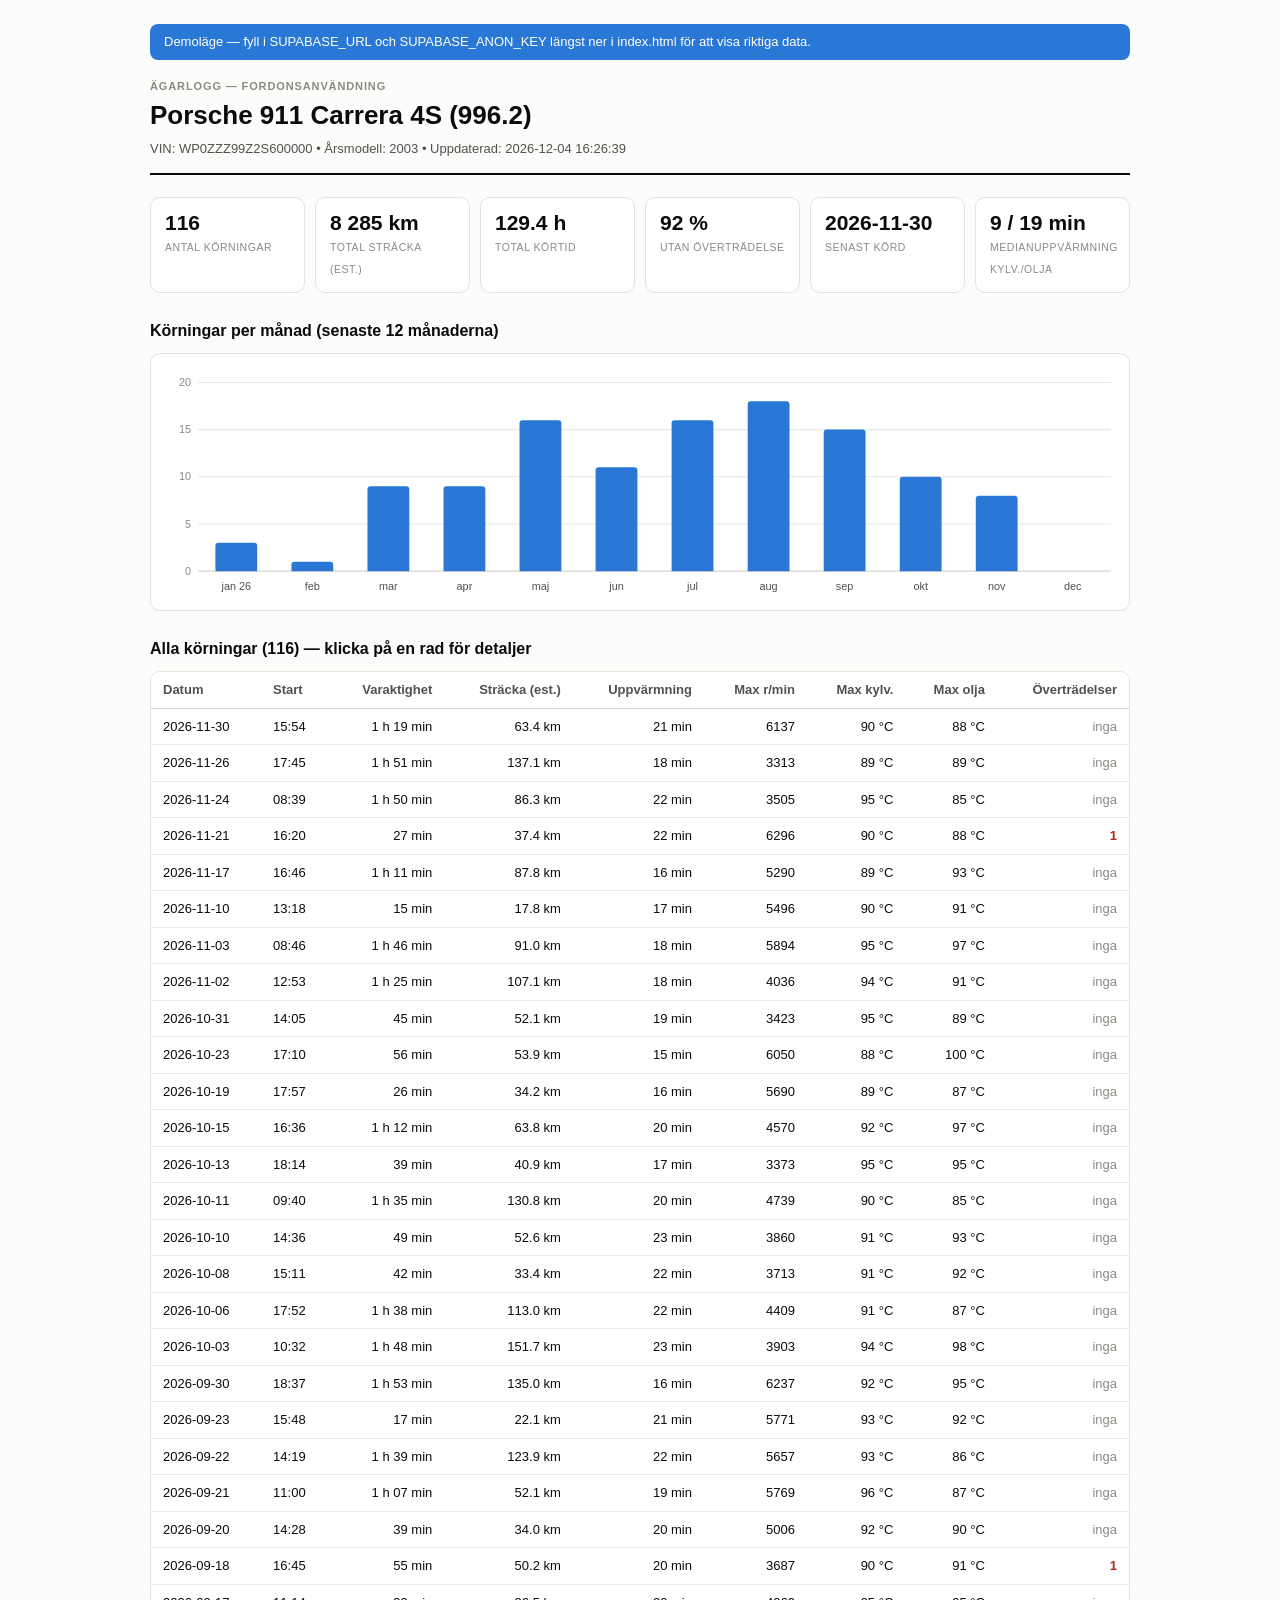
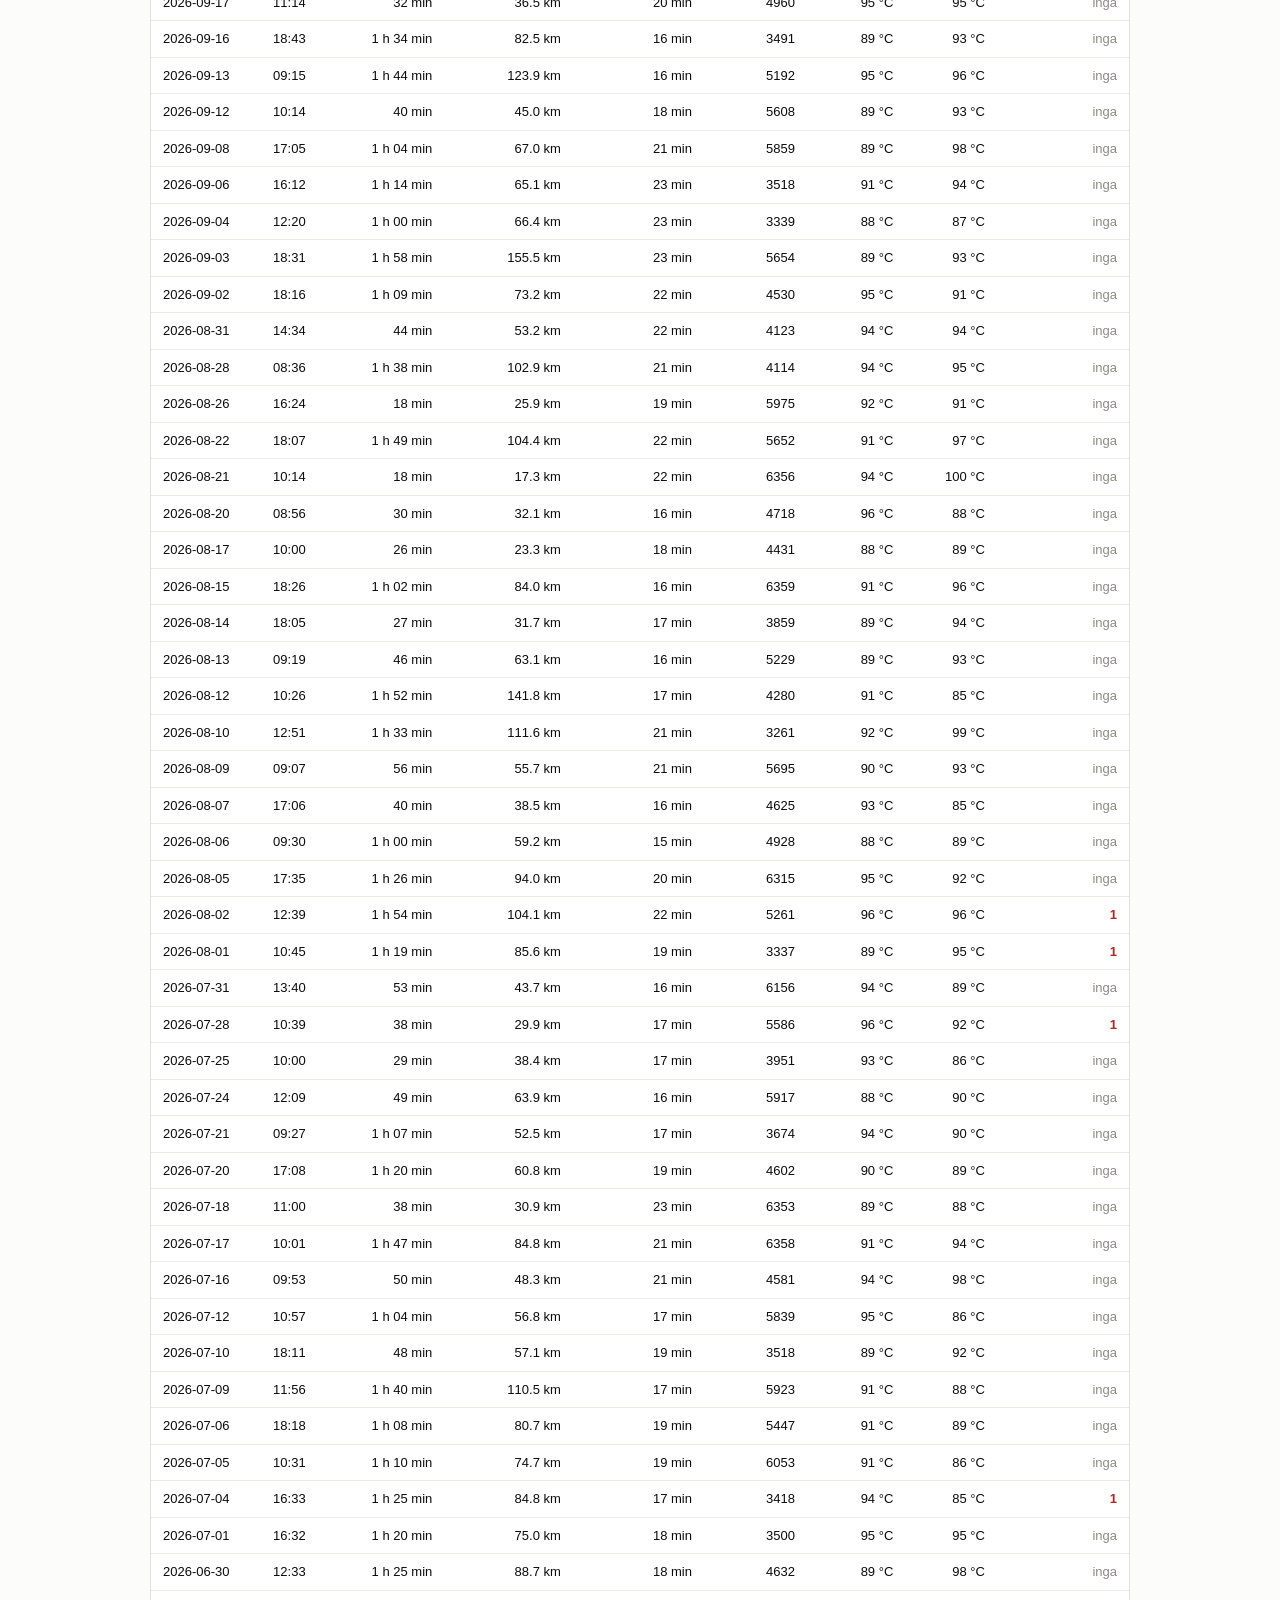
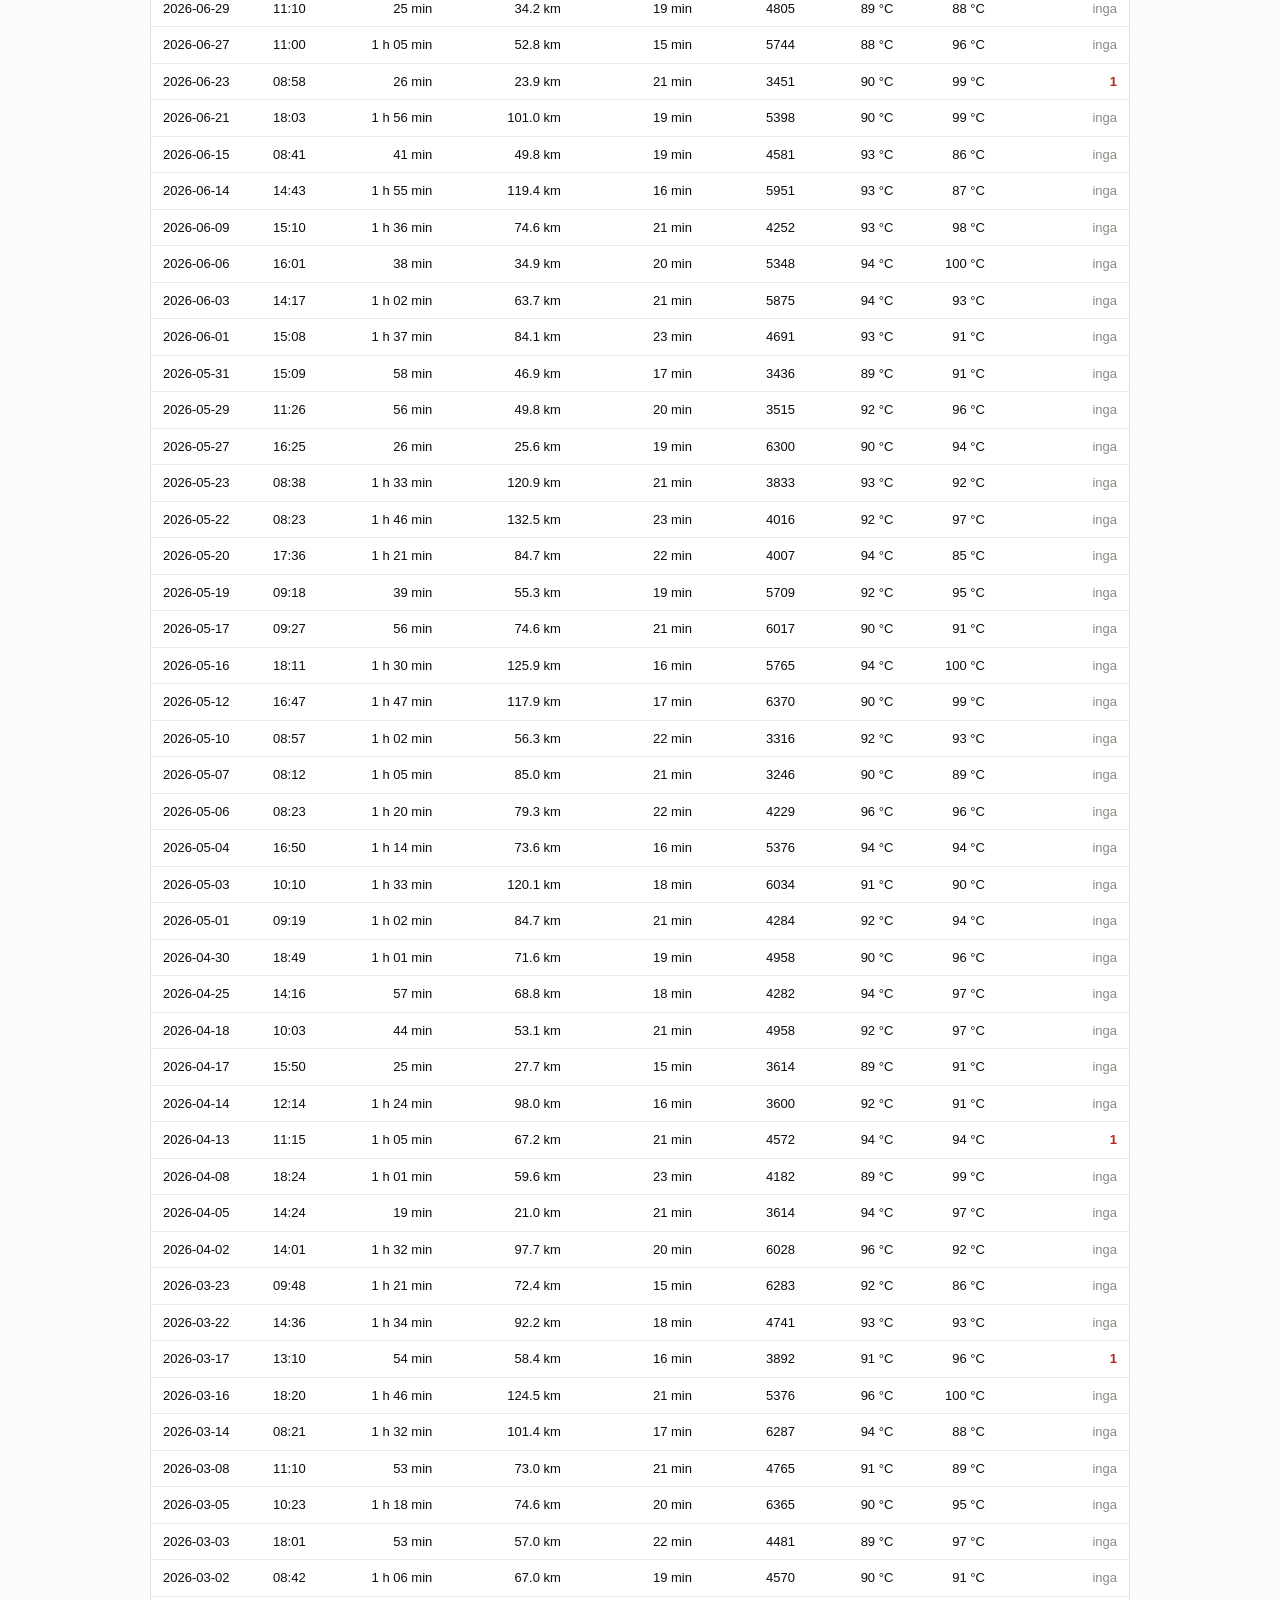
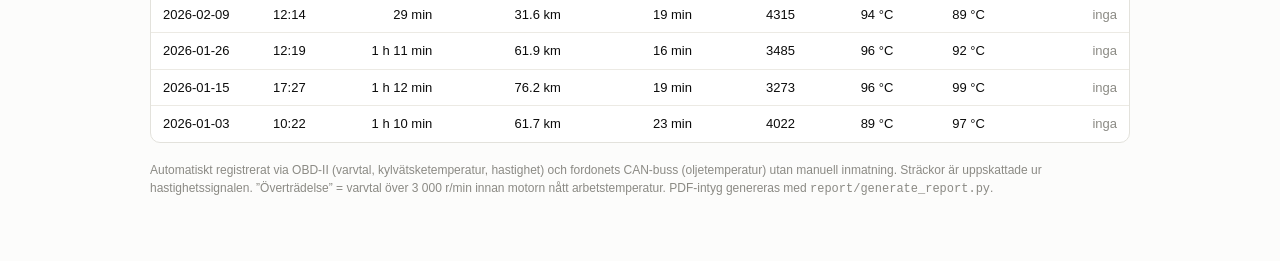
<file: web/index.html>
<!DOCTYPE html>
<html lang="sv">
<head>
<meta charset="utf-8">
<meta name="viewport" content="width=device-width, initial-scale=1">
<title>Black Box — Körlogg</title>
<link rel="stylesheet" href="style.css">
</head>
<body>
<div class="wrap">

  <div id="login" class="login hidden">
    <div>
      <div class="kicker">Black Box</div>
      <h1>Körlogg</h1>
    </div>
    <input id="email" type="email" placeholder="E-post" autocomplete="username">
    <input id="password" type="password" placeholder="Lösenord" autocomplete="current-password">
    <button class="primary" id="loginBtn">Logga in</button>
    <div class="error" id="loginError"></div>
  </div>

  <div id="app" class="hidden">
    <div id="demoBanner" class="banner hidden">
      Demoläge — fyll i SUPABASE_URL och SUPABASE_ANON_KEY längst ner i index.html
      för att visa riktiga data.
    </div>
    <header>
      <div>
        <div class="kicker">Ägarlogg — fordonsanvändning</div>
        <h1 id="vehicleName">…</h1>
        <div class="meta" id="vehicleMeta"></div>
      </div>
      <button id="logoutBtn" class="hidden">Logga ut</button>
    </header>

    <div class="stats" id="stats"></div>

    <h2>Körningar per månad (senaste 12 månaderna)</h2>
    <div class="chart-card"><div id="chart"></div></div>

    <h2>Alla körningar (<span id="tripCount">0</span>) — klicka på en rad för detaljer</h2>
    <div class="table-wrap">
      <table>
        <thead><tr>
          <th>Datum</th><th>Start</th><th>Varaktighet</th><th>Sträcka (est.)</th>
          <th>Uppvärmning</th><th>Max r/min</th><th>Max kylv.</th><th>Max olja</th>
          <th>Överträdelser</th>
        </tr></thead>
        <tbody id="tripRows"></tbody>
      </table>
    </div>

    <div id="shareSection" class="hidden">
      <h2>Delningslänkar</h2>
      <div class="share-card">
        <div class="meta">
          Skrivskyddad "bil-CV"-sida att skicka till spekulanter eller
          försäkringsbolag. Länken visar loggen utan inloggning och kan
          återkallas när som helst.
        </div>
        <ul id="shareList"></ul>
        <p style="margin-top:10px">
          <button class="primary small" id="createShareBtn">Skapa ny delningslänk</button>
        </p>
      </div>
    </div>

    <p class="footnote">
      Automatiskt registrerat via OBD-II (varvtal, kylvätsketemperatur, hastighet)
      och fordonets CAN-buss (oljetemperatur) utan manuell inmatning. Sträckor är
      uppskattade ur hastighetssignalen. ”Överträdelse” = varvtal över 3&nbsp;000 r/min
      innan motorn nått arbetstemperatur. PDF-intyg genereras med
      <code>report/generate_report.py</code>.
    </p>
  </div>

  <div class="tooltip" id="tooltip"></div>
</div>

<script type="module">
/* ================= konfiguration =================
   Klistra in värdena från Supabase → Settings → API.
   Anon-nyckeln är gjord för att vara publik; åtkomsten styrs av RLS
   (migration 0003) + inloggning. Tomt = demoläge med exempeldata.  */
const SUPABASE_URL = "";
const SUPABASE_ANON_KEY = "";
/* ================================================= */

import { showApp, demoData } from "./ui.js";
const $ = (id) => document.getElementById(id);

async function boot() {
  if (!SUPABASE_URL) {
    $("demoBanner").classList.remove("hidden");
    const { vehicle, trips, eventsByTrip } = demoData();
    showApp(vehicle, trips, { expandable: true, eventsByTrip });
    return;
  }
  const { createClient } = await import("https://cdn.jsdelivr.net/npm/@supabase/supabase-js@2/+esm");
  const sb = createClient(SUPABASE_URL, SUPABASE_ANON_KEY);
  let vehicleId = null;

  async function fetchAll(table, order) {
    const rows = [];
    for (let from = 0; ; from += 1000) {
      let q = sb.from(table).select("*").range(from, from + 999);
      if (order) q = q.order(...order);
      const { data, error } = await q;
      if (error) throw error;
      rows.push(...data);
      if (data.length < 1000) return rows;
    }
  }

  async function loadData() {
    const { data: vehicles } = await sb.from("vehicles").select("*").limit(1);
    vehicleId = vehicles?.[0]?.id ?? null;
    const trips = await fetchAll("trips", ["started_at", { ascending: false }]);
    const events = await fetchAll("cold_events");
    const eventsByTrip = {};
    for (const e of events) (eventsByTrip[e.trip_id] ??= []).push(e);
    showApp(vehicles?.[0], trips, { expandable: true, eventsByTrip });
    $("logoutBtn").classList.remove("hidden");
    $("shareSection").classList.remove("hidden");
    await refreshShareLinks();
  }

  /* -- delningslänkar -- */
  const shareUrl = (token) =>
    new URL(`share.html?token=${token}`, location.href).href;

  async function refreshShareLinks() {
    const { data, error } = await sb.from("share_links").select("*")
      .eq("revoked", false).order("created_at", { ascending: false });
    if (error) return;
    $("shareList").innerHTML = data.length
      ? data.map((l) => `<li>
          <code>${shareUrl(l.token)}</code>
          <button class="small" data-copy="${l.token}">Kopiera</button>
          <button class="small" data-revoke="${l.token}">Återkalla</button>
          <span class="ok">${new Date(l.created_at).toLocaleDateString("sv-SE")}</span>
        </li>`).join("")
      : `<li class="ok">Inga aktiva länkar.</li>`;
    $("shareList").querySelectorAll("[data-copy]").forEach((b) =>
      b.addEventListener("click", () => navigator.clipboard.writeText(shareUrl(b.dataset.copy))));
    $("shareList").querySelectorAll("[data-revoke]").forEach((b) =>
      b.addEventListener("click", async () => {
        await sb.from("share_links").update({ revoked: true }).eq("token", b.dataset.revoke);
        refreshShareLinks();
      }));
  }

  $("createShareBtn").addEventListener("click", async () => {
    if (!vehicleId) return;
    await sb.from("share_links").insert({ vehicle_id: vehicleId });
    refreshShareLinks();
  });

  /* -- auth -- */
  $("loginBtn").addEventListener("click", async () => {
    $("loginError").textContent = "";
    const { error } = await sb.auth.signInWithPassword({
      email: $("email").value.trim(),
      password: $("password").value,
    });
    if (error) $("loginError").textContent = "Fel e-post eller lösenord.";
    else loadData().catch((e) => ($("loginError").textContent = e.message));
  });
  $("password").addEventListener("keydown", (e) => {
    if (e.key === "Enter") $("loginBtn").click();
  });
  $("logoutBtn").addEventListener("click", async () => {
    await sb.auth.signOut();
    location.reload();
  });

  const { data: { session } } = await sb.auth.getSession();
  if (session) loadData().catch(console.error);
  else $("login").classList.remove("hidden");
}
boot();
</script>
</body>
</html>
</file>
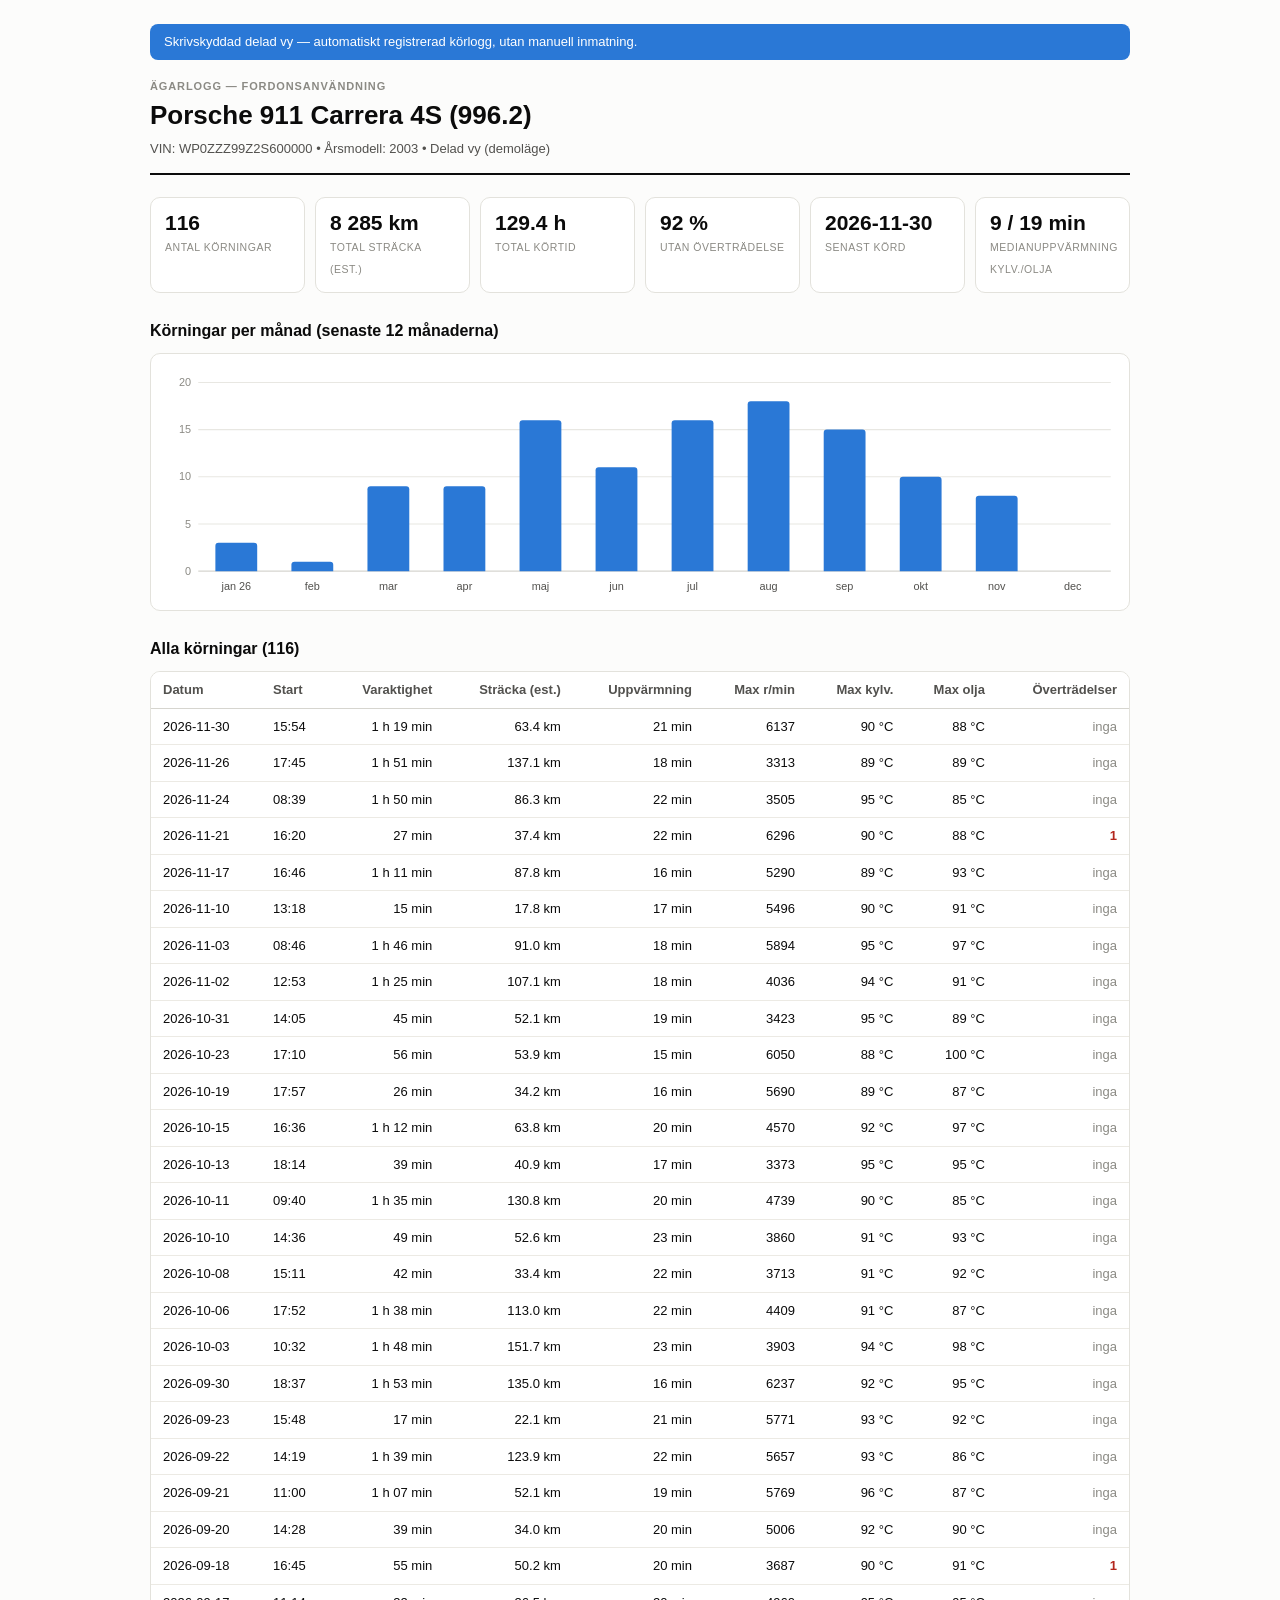
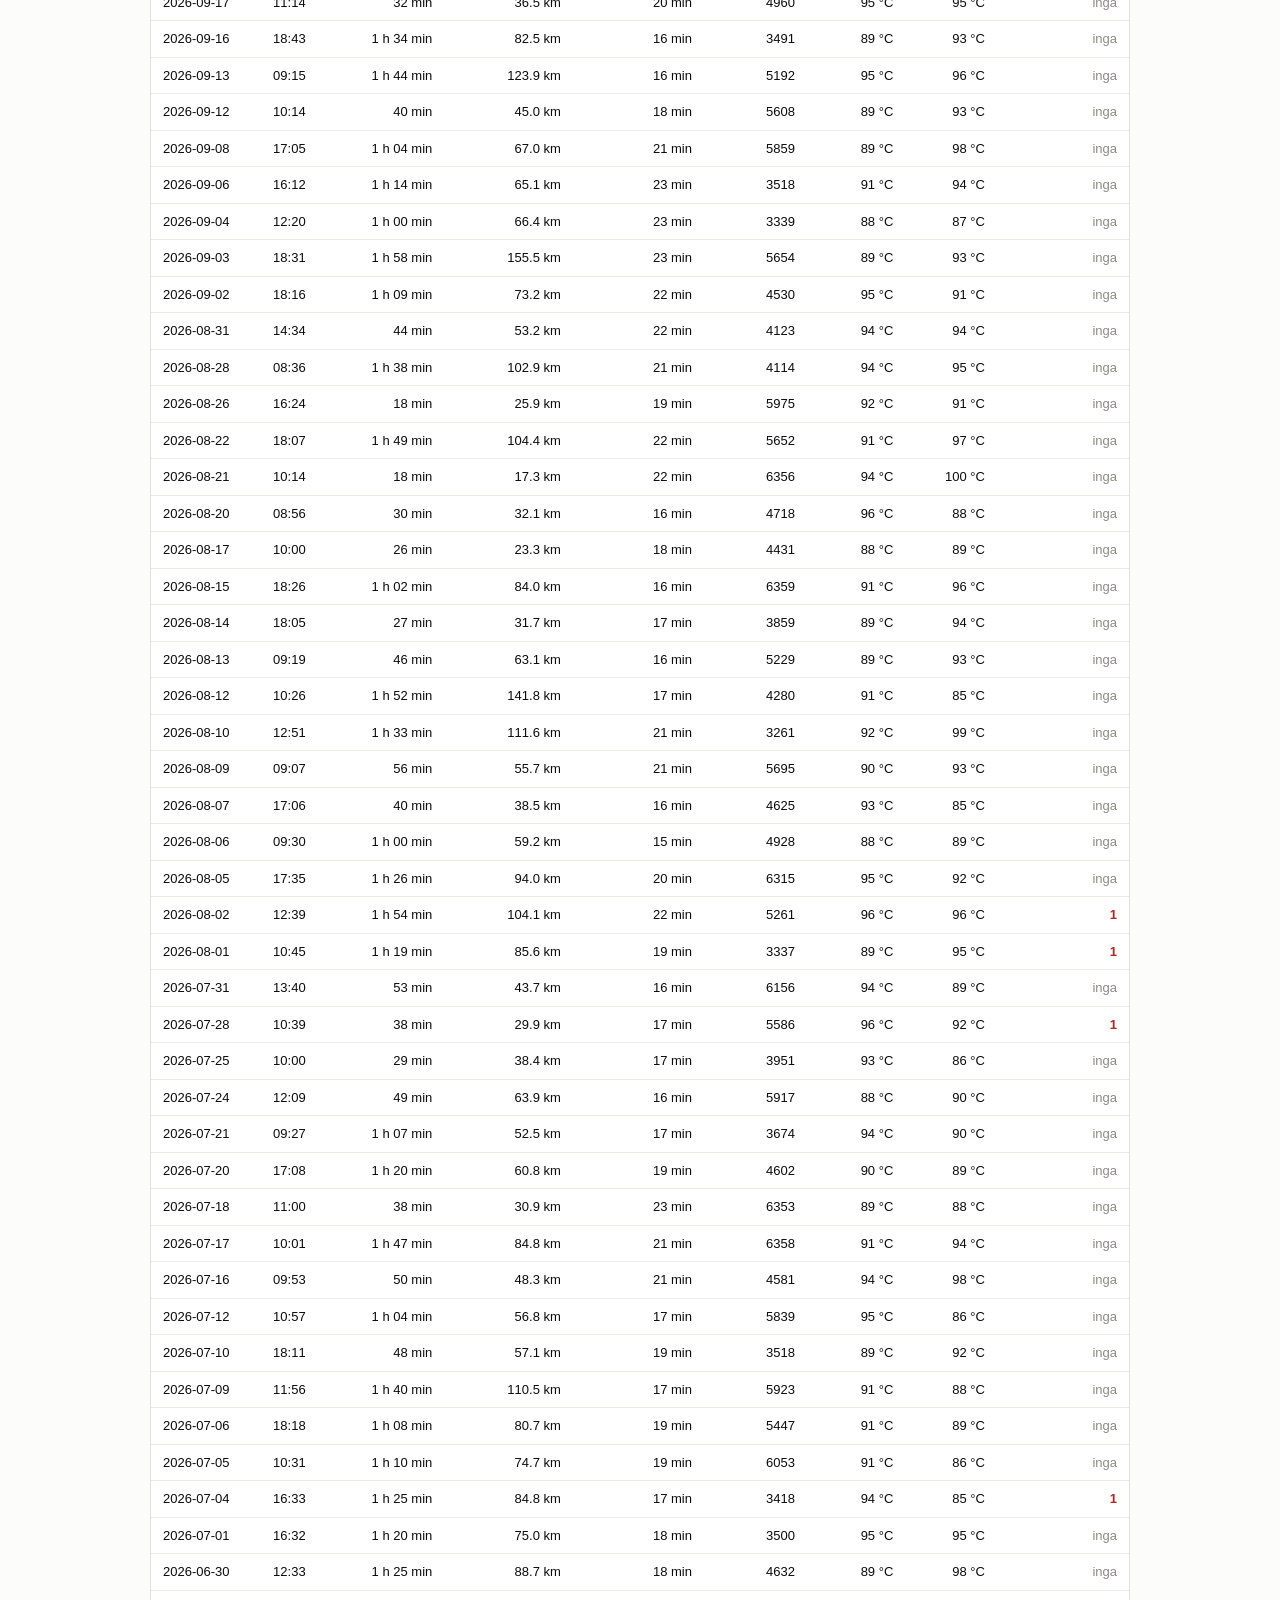
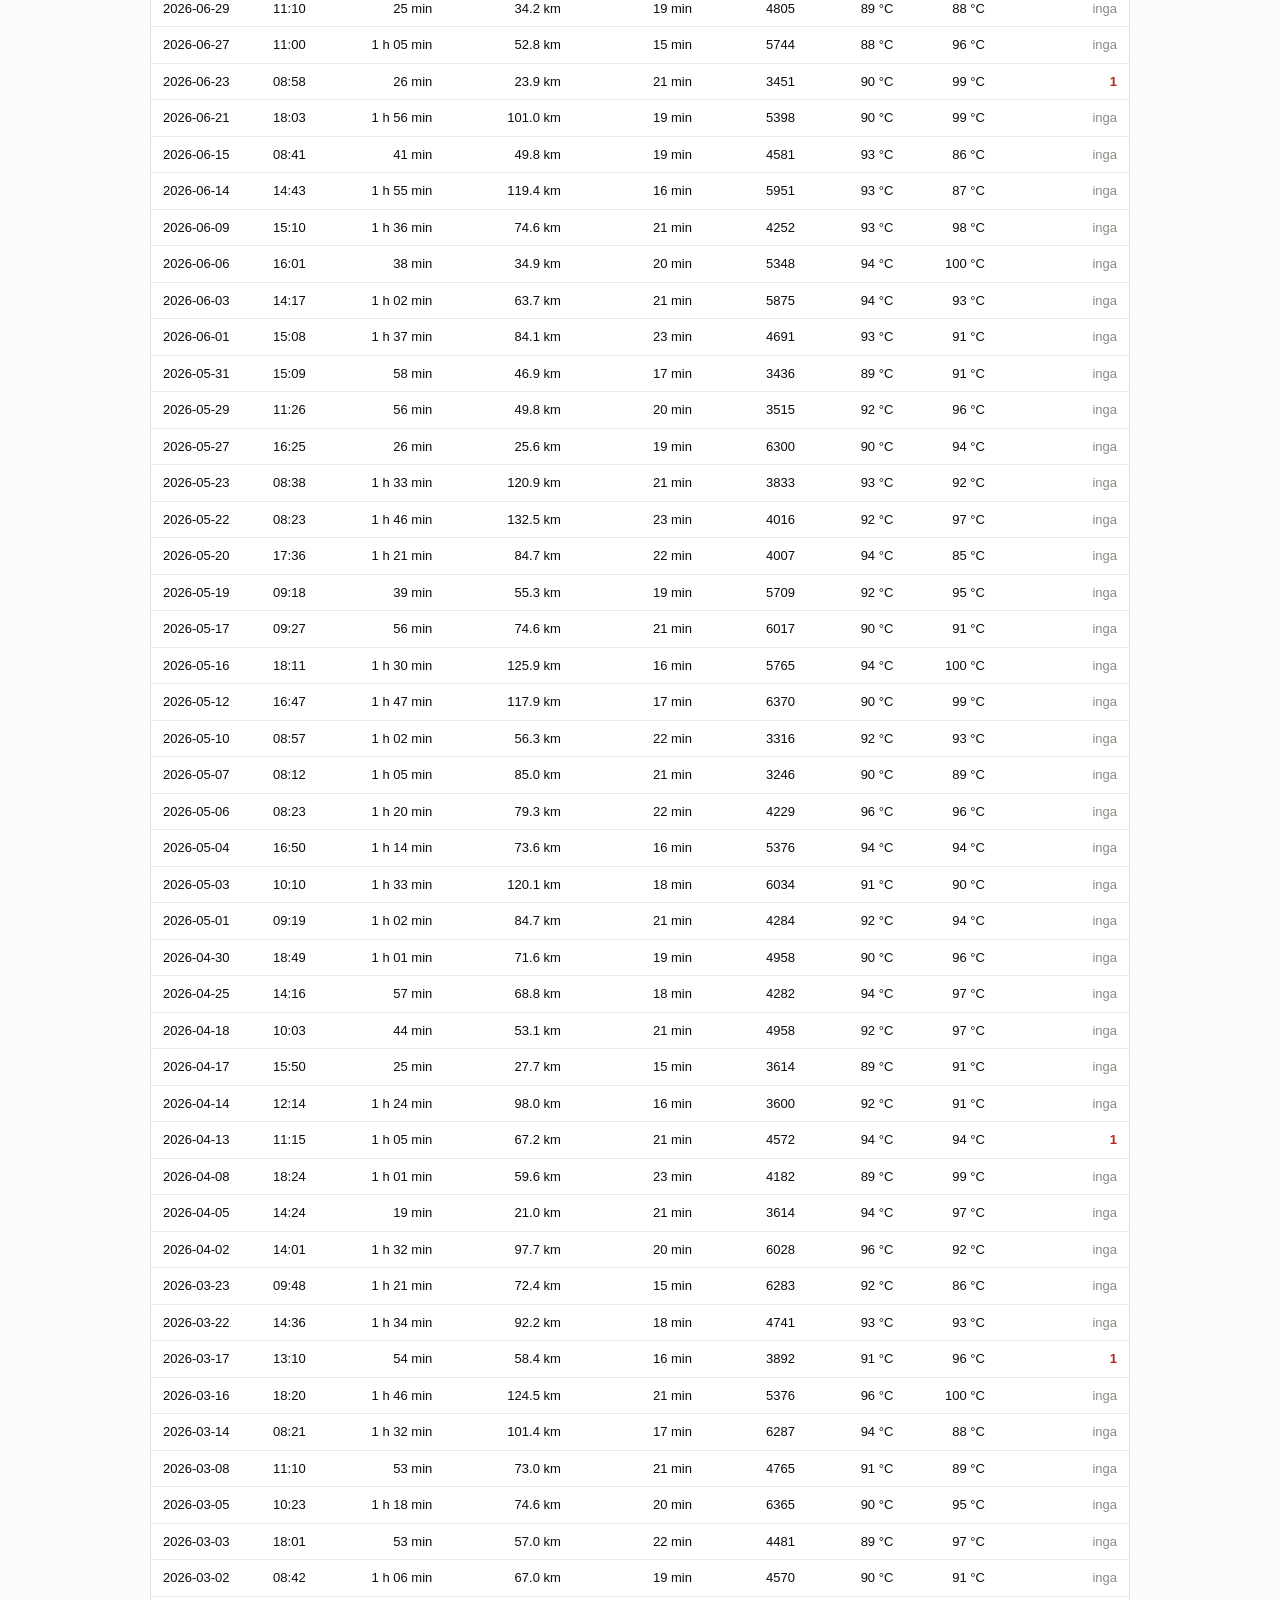
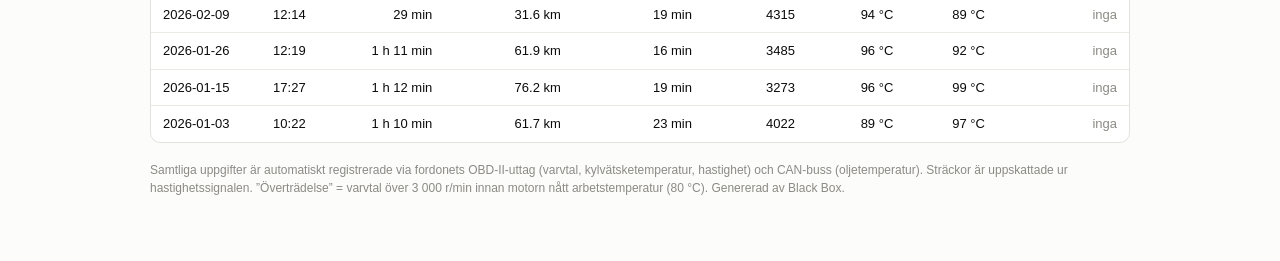
<file: web/share.html>
<!DOCTYPE html>
<html lang="sv">
<head>
<meta charset="utf-8">
<meta name="viewport" content="width=device-width, initial-scale=1">
<title>Fordonslogg — delad vy</title>
<meta name="robots" content="noindex">
<link rel="stylesheet" href="style.css">
</head>
<body>
<div class="wrap">

  <div id="invalid" class="login hidden">
    <div>
      <div class="kicker">Black Box</div>
      <h1>Länken är inte giltig</h1>
      <p class="meta">Delningslänken har återkallats eller är felaktig.
      Be ägaren om en ny länk.</p>
    </div>
  </div>

  <div id="app" class="hidden">
    <div class="banner" id="shareBanner">
      Skrivskyddad delad vy — automatiskt registrerad körlogg, utan manuell inmatning.
    </div>
    <header>
      <div>
        <div class="kicker">Ägarlogg — fordonsanvändning</div>
        <h1 id="vehicleName">…</h1>
        <div class="meta" id="vehicleMeta"></div>
      </div>
    </header>

    <div class="stats" id="stats"></div>

    <h2>Körningar per månad (senaste 12 månaderna)</h2>
    <div class="chart-card"><div id="chart"></div></div>

    <h2>Alla körningar (<span id="tripCount">0</span>)</h2>
    <div class="table-wrap">
      <table>
        <thead><tr>
          <th>Datum</th><th>Start</th><th>Varaktighet</th><th>Sträcka (est.)</th>
          <th>Uppvärmning</th><th>Max r/min</th><th>Max kylv.</th><th>Max olja</th>
          <th>Överträdelser</th>
        </tr></thead>
        <tbody id="tripRows"></tbody>
      </table>
    </div>

    <p class="footnote">
      Samtliga uppgifter är automatiskt registrerade via fordonets OBD-II-uttag
      (varvtal, kylvätsketemperatur, hastighet) och CAN-buss (oljetemperatur).
      Sträckor är uppskattade ur hastighetssignalen. ”Överträdelse” = varvtal
      över 3&nbsp;000 r/min innan motorn nått arbetstemperatur (80 °C).
      Genererad av Black Box.
    </p>
  </div>

  <div class="tooltip" id="tooltip"></div>
</div>

<script type="module">
/* Samma värden som i index.html. Anon-nyckeln är publik per design;
   den enda data som går att nå utan inloggning är public_share(token). */
const SUPABASE_URL = "";
const SUPABASE_ANON_KEY = "";

import { showApp, demoData, fmtDate } from "./ui.js";
const $ = (id) => document.getElementById(id);

async function boot() {
  const token = new URLSearchParams(location.search).get("token");

  if (!SUPABASE_URL) {  // demoläge för förhandsgranskning
    const { vehicle, trips } = demoData();
    showApp(vehicle, trips, { metaSuffix: "Delad vy (demoläge)" });
    return;
  }
  if (!token) {
    $("invalid").classList.remove("hidden");
    return;
  }
  const resp = await fetch(`${SUPABASE_URL}/rest/v1/rpc/public_share`, {
    method: "POST",
    headers: {
      apikey: SUPABASE_ANON_KEY,
      Authorization: `Bearer ${SUPABASE_ANON_KEY}`,
      "Content-Type": "application/json",
    },
    body: JSON.stringify({ share_token: token }),
  });
  const data = resp.ok ? await resp.json() : null;
  if (!data) {
    $("invalid").classList.remove("hidden");
    return;
  }
  showApp(data.vehicle, data.trips, {
    metaSuffix: `Delad ${fmtDate(new Date(data.generated_at))}`,
  });
}
boot();
</script>
</body>
</html>
</file>
<file: web/style.css>
:root {
  --surface: #fcfcfb; --surface-2: #ffffff;
  --ink: #0b0b0b; --ink-soft: #52514e; --ink-muted: #8b8a84;
  --series: #2a78d6; --grid: #e8e7e2; --rule: #d6d5cf; --row: #eceae4;
  --bad: #b3261e; --card-border: #e3e2dc; --detail-bg: #f6f5f1;
}
@media (prefers-color-scheme: dark) {
  :root {
    --surface: #1a1a19; --surface-2: #222221;
    --ink: #f4f4f2; --ink-soft: #c3c2b7; --ink-muted: #8b8a84;
    --series: #3987e5; --grid: #33332f; --rule: #44443f; --row: #2c2c29;
    --bad: #e66767; --card-border: #33332f; --detail-bg: #262624;
  }
}
* { box-sizing: border-box; margin: 0; }
body {
  font: 15px/1.5 -apple-system, BlinkMacSystemFont, "Segoe UI", Roboto, Helvetica, Arial, sans-serif;
  background: var(--surface); color: var(--ink);
  padding: 24px 16px 64px;
}
.wrap { max-width: 980px; margin: 0 auto; }
.kicker { font-size: 11px; font-weight: 700; letter-spacing: .08em;
          color: var(--ink-muted); text-transform: uppercase; }
h1 { font-size: 26px; margin: 2px 0 4px; }
.meta { color: var(--ink-soft); font-size: 13px; }
header { border-bottom: 2px solid var(--ink); padding-bottom: 14px; margin-bottom: 22px;
         display: flex; justify-content: space-between; align-items: flex-end; gap: 16px; flex-wrap: wrap; }
button {
  font: inherit; font-size: 13px; padding: 7px 14px; border-radius: 7px;
  border: 1px solid var(--rule); background: var(--surface-2); color: var(--ink); cursor: pointer;
}
button.primary { background: var(--series); border-color: var(--series); color: #fff; }
button.small { font-size: 12px; padding: 4px 10px; }

.login { max-width: 340px; margin: 10vh auto 0; display: grid; gap: 10px; }
.login input {
  font: inherit; padding: 9px 12px; border-radius: 7px;
  border: 1px solid var(--rule); background: var(--surface-2); color: var(--ink);
}
.error { color: var(--bad); font-size: 13px; min-height: 1.2em; }

.stats { display: grid; grid-template-columns: repeat(auto-fit, minmax(150px, 1fr));
         gap: 10px; margin-bottom: 26px; }
.stat { background: var(--surface-2); border: 1px solid var(--card-border);
        border-radius: 10px; padding: 12px 14px; }
.stat b { display: block; font-size: 21px; line-height: 1.2; }
.stat span { font-size: 10.5px; letter-spacing: .05em; text-transform: uppercase;
             color: var(--ink-muted); }

h2 { font-size: 16px; margin: 26px 0 10px; }
.chart-card { background: var(--surface-2); border: 1px solid var(--card-border);
              border-radius: 10px; padding: 16px 12px 6px; }
.tooltip {
  position: fixed; pointer-events: none; z-index: 10; display: none;
  background: var(--ink); color: var(--surface); font-size: 12px;
  padding: 5px 9px; border-radius: 6px; white-space: nowrap;
}

.table-wrap { overflow-x: auto; border: 1px solid var(--card-border);
              border-radius: 10px; background: var(--surface-2); }
table { border-collapse: collapse; width: 100%; font-size: 13px; min-width: 720px; }
th, td { padding: 8px 12px; text-align: right; white-space: nowrap; }
th:first-child, td:first-child, th:nth-child(2), td:nth-child(2) { text-align: left; }
thead th { color: var(--ink-soft); font-weight: 600; border-bottom: 1.5px solid var(--rule);
           position: sticky; top: 0; background: var(--surface-2); }
tbody tr { border-bottom: 1px solid var(--row); }
tbody tr:last-child { border-bottom: none; }
tbody tr.clickable { cursor: pointer; }
tbody tr.clickable:hover td { background: var(--detail-bg); }
tr.detail-row > td {
  background: var(--detail-bg); text-align: left; white-space: normal;
  padding: 12px 16px; font-size: 12.5px; color: var(--ink-soft);
}
.detail-grid { display: grid; grid-template-columns: repeat(auto-fit, minmax(170px, 1fr));
               gap: 4px 18px; margin-bottom: 8px; }
.episodes { margin-top: 8px; }
.episodes li { margin-left: 18px; }
.viol { color: var(--bad); font-weight: 700; }
.ok { color: var(--ink-muted); }
.footnote { margin-top: 18px; font-size: 12px; color: var(--ink-muted); }
.banner { background: var(--series); color: #fff; border-radius: 8px;
          padding: 8px 14px; font-size: 13px; margin-bottom: 18px; }
.share-card { background: var(--surface-2); border: 1px solid var(--card-border);
              border-radius: 10px; padding: 14px 16px; }
.share-card ul { list-style: none; margin: 10px 0 0; padding: 0; }
.share-card li { display: flex; gap: 10px; align-items: center; flex-wrap: wrap;
                 padding: 7px 0; border-bottom: 1px solid var(--row); font-size: 13px; }
.share-card li:last-child { border-bottom: none; }
.share-card code { background: var(--detail-bg); padding: 2px 7px; border-radius: 5px;
                   font-size: 12px; word-break: break-all; }
.hidden { display: none !important; }
</file>
